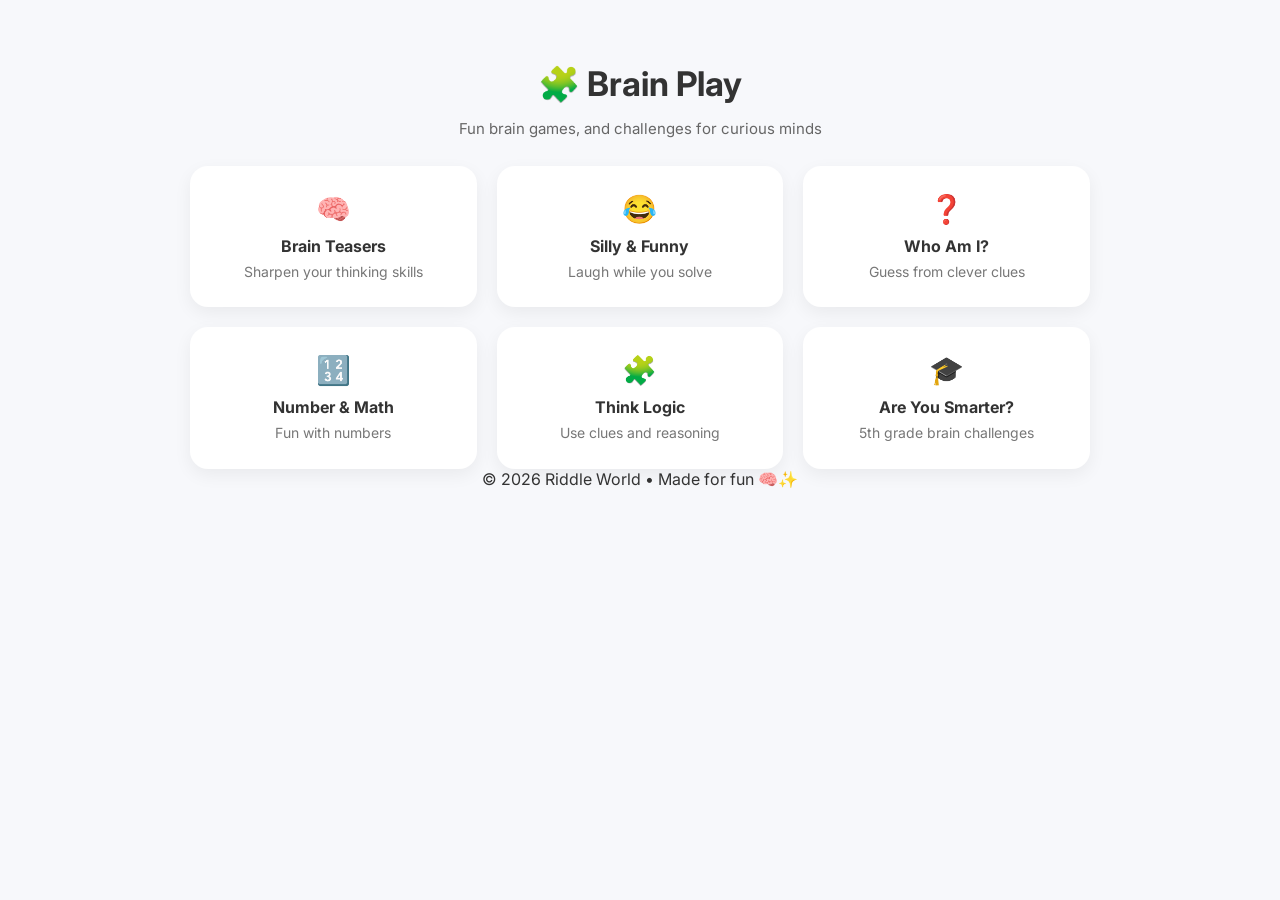
<file: index.html>
<!DOCTYPE html>
<html lang="en">
<head>
  <meta charset="UTF-8" />
  <meta name="viewport" content="width=device-width, initial-scale=1.0" />
  <title>Brain Play</title>
  
  <link href="https://fonts.googleapis.com/css2?family=Inter:wght@400;600;700;800&display=swap" rel="stylesheet">
  <link rel="stylesheet" href="style.css">
</head>

<body>
  <div class="container">
    <h1>🧩 Brain Play</h1>
    <p class="subtitle">Fun brain games, and challenges for curious minds</p>

    <div class="grid">

      <a href="brain-teasers/index.html" class="card">
        <div class="emoji">🧠</div>
        <div class="title">Brain Teasers</div>
        <div class="desc">Sharpen your thinking skills</div>
      </a>

      <a href="funny-riddles/index.html" class="card">
        <div class="emoji">😂</div>
        <div class="title">Silly & Funny</div>
        <div class="desc">Laugh while you solve</div>
      </a>

  <a href="whoami/index.html" class="card">
  <div class="emoji">❓</div>
  <div class="title">Who Am I?</div>
  <div class="desc">Guess from clever clues</div>
</a>

      <a href="math-riddles/index.html" class="card">
        <div class="emoji">🔢</div>
        <div class="title">Number & Math</div>
        <div class="desc">Fun with numbers</div>
      </a>

     <a href="thinklogic/index.html" class="card">
        <div class="emoji">🧩</div>
        <div class="title">Think Logic</div>
        <div class="desc">Use clues and reasoning</div>
      </a>

    <a href="areyousmarter/index.html" class="card">
  <div class="emoji">🎓</div>
  <div class="title">Are You Smarter?</div>
  <div class="desc">5th grade brain challenges</div>
</a>

    </div>

    <footer>
      © 2026 Riddle World • Made for fun 🧠✨
    </footer>
  </div>
</body>
</html>
</file>
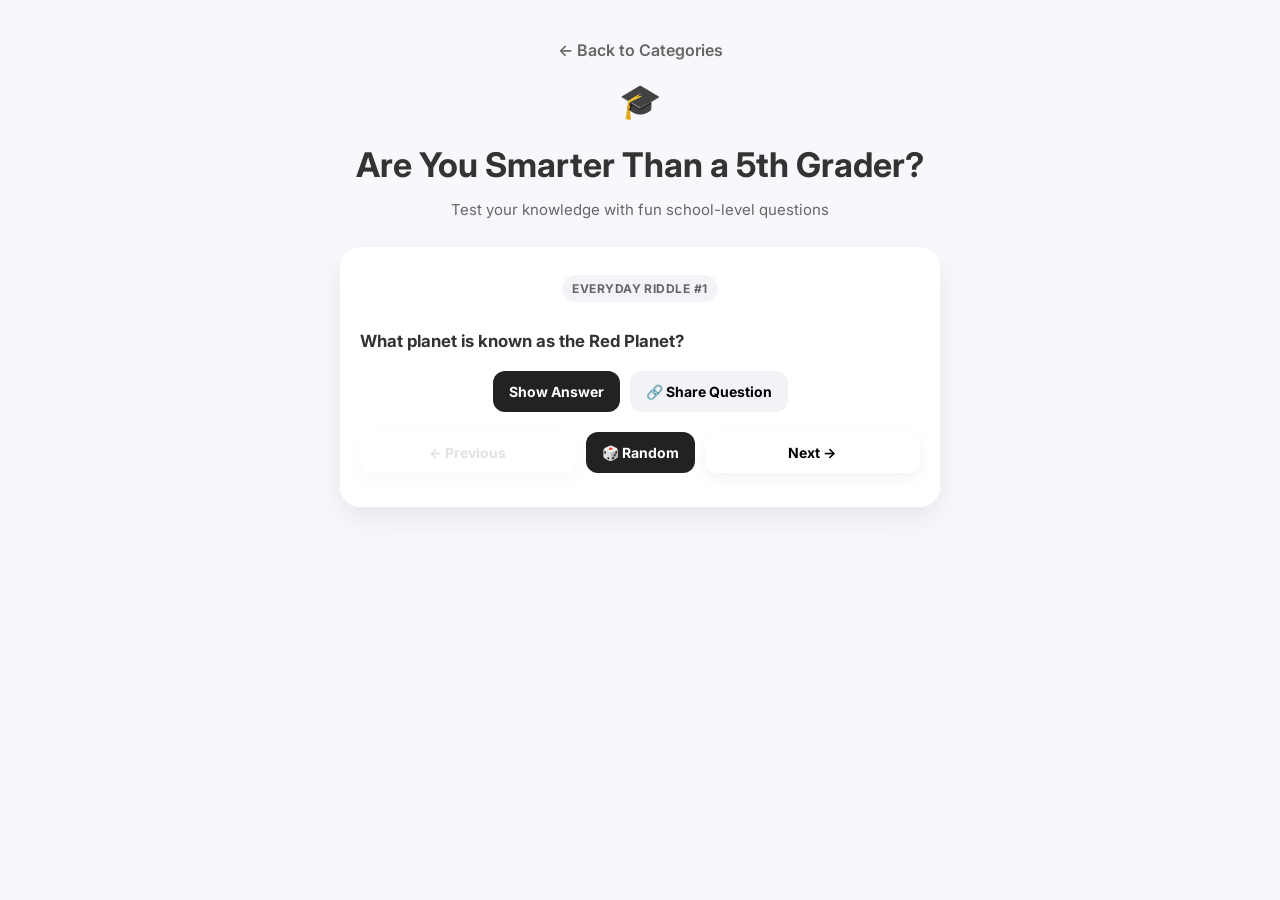
<file: areyousmarter/index.html>
<!DOCTYPE html>
<html lang="en">
<head>
  <meta charset="UTF-8" />
  <meta name="viewport" content="width=device-width, initial-scale=1.0" />
  <title>Are You Smarter Than a 5th Grader? | Riddle World</title>
  <link href="https://fonts.googleapis.com/css2?family=Inter:wght@400;600;700;800&display=swap" rel="stylesheet">
  <link rel="stylesheet" href="../style.css?v=3">
</head>
<body>
  <div class="container page-container">
    <a href="../index.html" class="back-link">← Back to Categories</a>

    <div class="page-header">
      <div class="page-emoji">🎓</div>
      <h1>Are You Smarter Than a 5th Grader?</h1>
      <p class="subtitle">Test your knowledge with fun school-level questions</p>
    </div>

    <div class="riddle-card">
      <div class="riddle-label" id="riddleLabel">5th Grade Question</div>

      <h2 class="riddle-question">Loading...</h2>

      <div class="action-row">
        <button class="answer-btn" onclick="toggleAnswer()">Reveal Answer</button>
        <button class="share-btn" onclick="shareRiddle()">🔗 Share Question</button>
      </div>

      <div class="answer-box" id="answerBox"></div>

      <div class="nav-row modern-nav">
        <button class="nav-btn prev" onclick="prevRiddle()">← <span>Previous</span></button>
        <button class="nav-btn shuffle modern-shuffle" onclick="shuffleRiddle()">🎲 <span>Random</span></button>
        <button class="nav-btn next" onclick="nextRiddle()"><span>Next</span> →</button>
      </div>

      <div class="share-status" id="shareStatus"></div>
    </div>
  </div>

  <script src="script.js"></script>
</body>
</html>
</file>
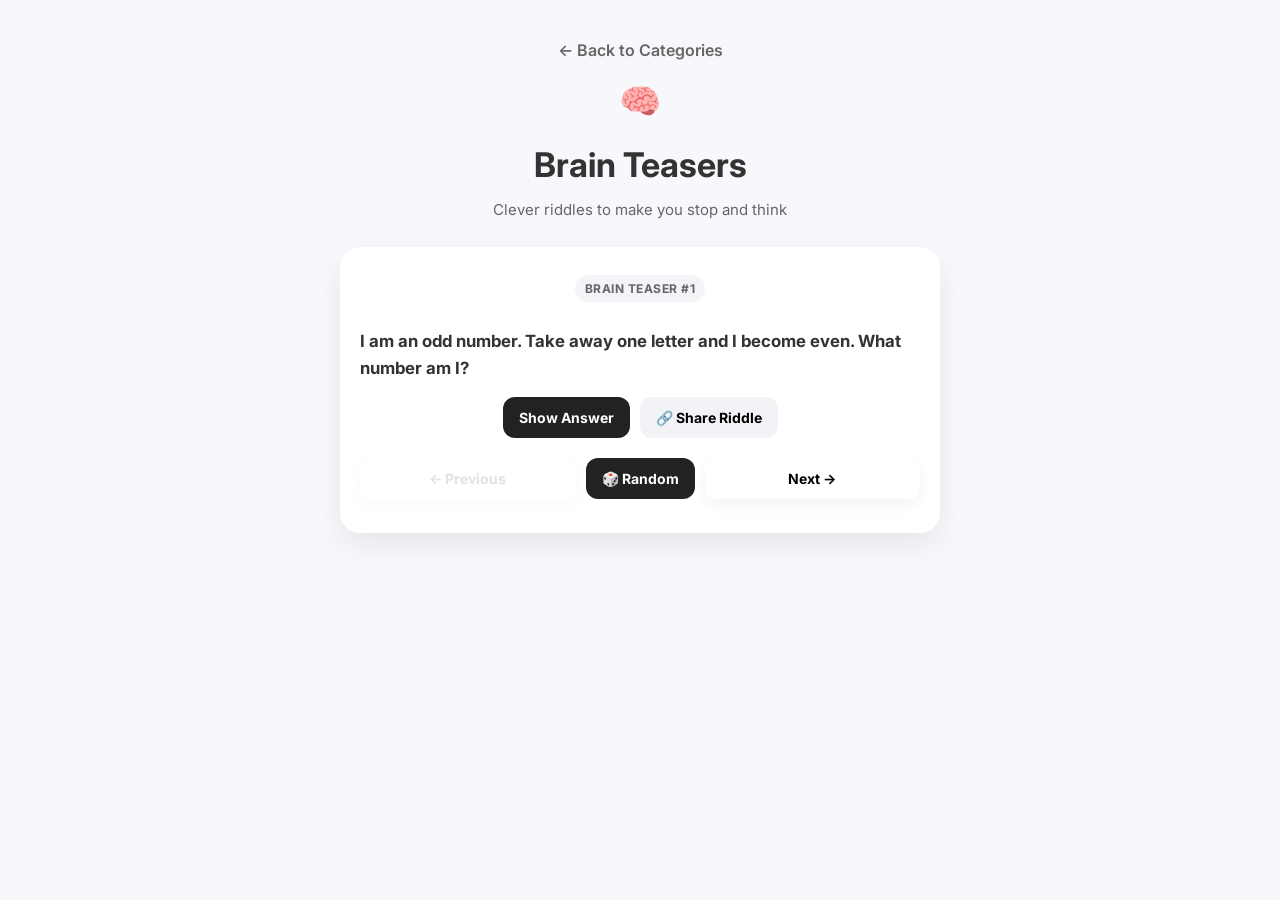
<file: brain-teasers/index.html>
<!DOCTYPE html>
<html lang="en">
<head>
  <meta charset="UTF-8" />
  <meta name="viewport" content="width=device-width, initial-scale=1.0" />
  <title>Brain Teasers | Riddle World</title>
  <link href="https://fonts.googleapis.com/css2?family=Inter:wght@400;600;700;800&display=swap" rel="stylesheet">
  <link rel="stylesheet" href="../style.css?v=3">
</head>
<body>
  <div class="container page-container">
    <a href="../index.html" class="back-link">← Back to Categories</a>

    <div class="page-header">
      <div class="page-emoji">🧠</div>
      <h1>Brain Teasers</h1>
      <p class="subtitle">Clever riddles to make you stop and think</p>
    </div>

    <div class="riddle-card">
      <div class="riddle-label" id="riddleLabel">Brain Teaser</div>

      <h2 class="riddle-question">Loading...</h2>

      <div class="action-row">
        <button class="answer-btn" onclick="toggleAnswer()">Show Answer</button>
        <button class="share-btn" onclick="shareRiddle()">🔗 Share Riddle</button>
      </div>

      <div class="answer-box" id="answerBox"></div>

      <div class="nav-row modern-nav">
        <button class="nav-btn prev" onclick="prevRiddle()">← <span>Previous</span></button>
        <button class="nav-btn shuffle modern-shuffle" onclick="shuffleRiddle()">🎲 <span>Random</span></button>
        <button class="nav-btn next" onclick="nextRiddle()"><span>Next</span> →</button>
      </div>

      <div class="share-status" id="shareStatus"></div>
    </div>
  </div>

  <script src="script.js"></script>
</body>
</html>
</file>
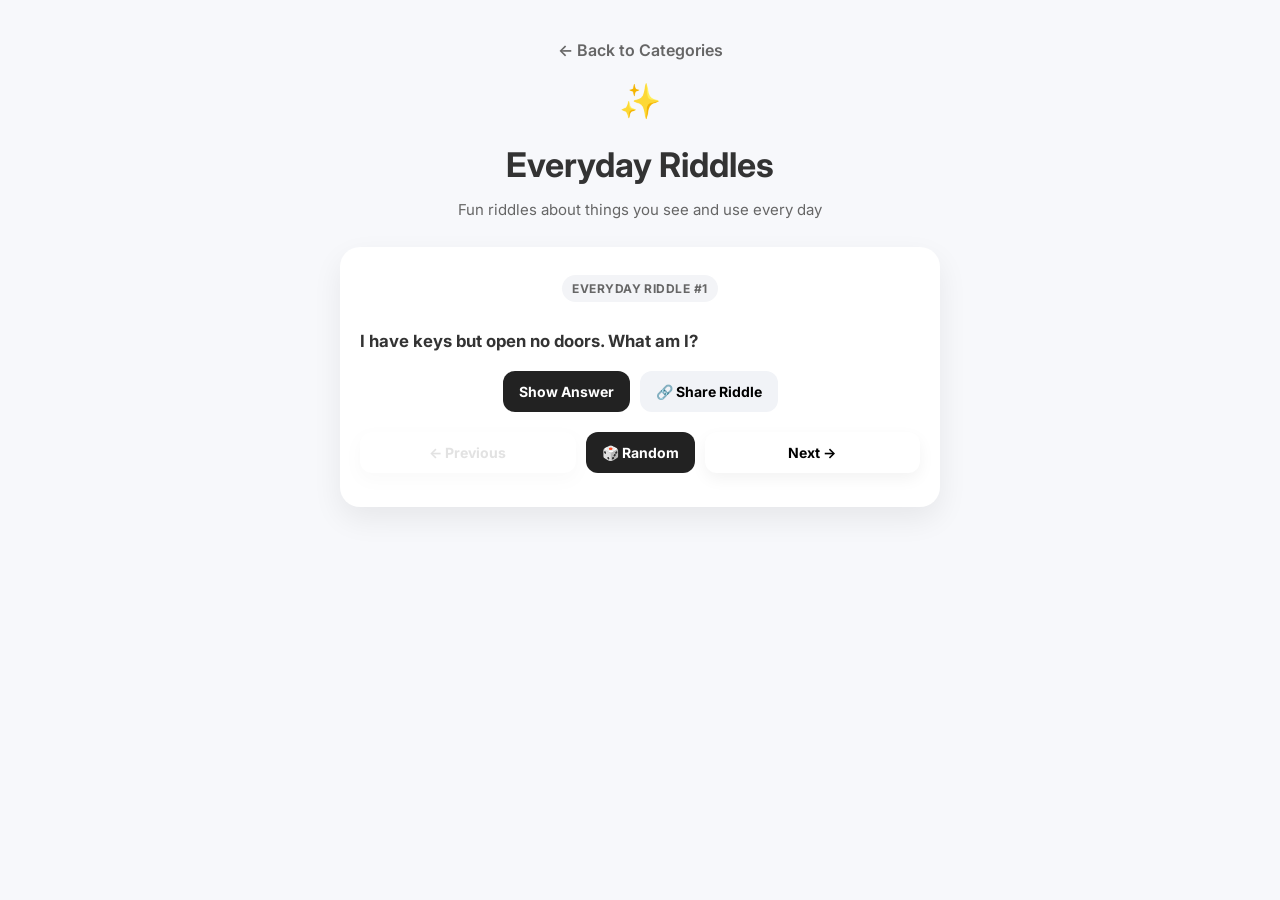
<file: everyday-riddles/index.html>
<!DOCTYPE html>
<html lang="en">
<head>
  <meta charset="UTF-8" />
  <meta name="viewport" content="width=device-width, initial-scale=1.0" />
  <title>Everyday Riddles | Riddle World</title>
  <link href="https://fonts.googleapis.com/css2?family=Inter:wght@400;600;700;800&display=swap" rel="stylesheet">
  <link rel="stylesheet" href="../style.css?v=3">
</head>
<body>
  <div class="container page-container">
    <a href="../index.html" class="back-link">← Back to Categories</a>

    <div class="page-header">
      <div class="page-emoji">✨</div>
      <h1>Everyday Riddles</h1>
      <p class="subtitle">Fun riddles about things you see and use every day</p>
    </div>

    <div class="riddle-card">
      <div class="riddle-label" id="riddleLabel">Everyday Riddle</div>

      <h2 class="riddle-question">Loading...</h2>

      <div class="action-row">
        <button class="answer-btn" onclick="toggleAnswer()">Show Answer</button>
        <button class="share-btn" onclick="shareRiddle()">🔗 Share Riddle</button>
      </div>

      <div class="answer-box" id="answerBox"></div>

      <div class="nav-row modern-nav">
        <button class="nav-btn prev" onclick="prevRiddle()">← <span>Previous</span></button>
        <button class="nav-btn shuffle modern-shuffle" onclick="shuffleRiddle()">🎲 <span>Random</span></button>
        <button class="nav-btn next" onclick="nextRiddle()"><span>Next</span> →</button>
      </div>

      <div class="share-status" id="shareStatus"></div>
    </div>
  </div>

  <script src="script.js"></script>
</body>
</html>
</file>
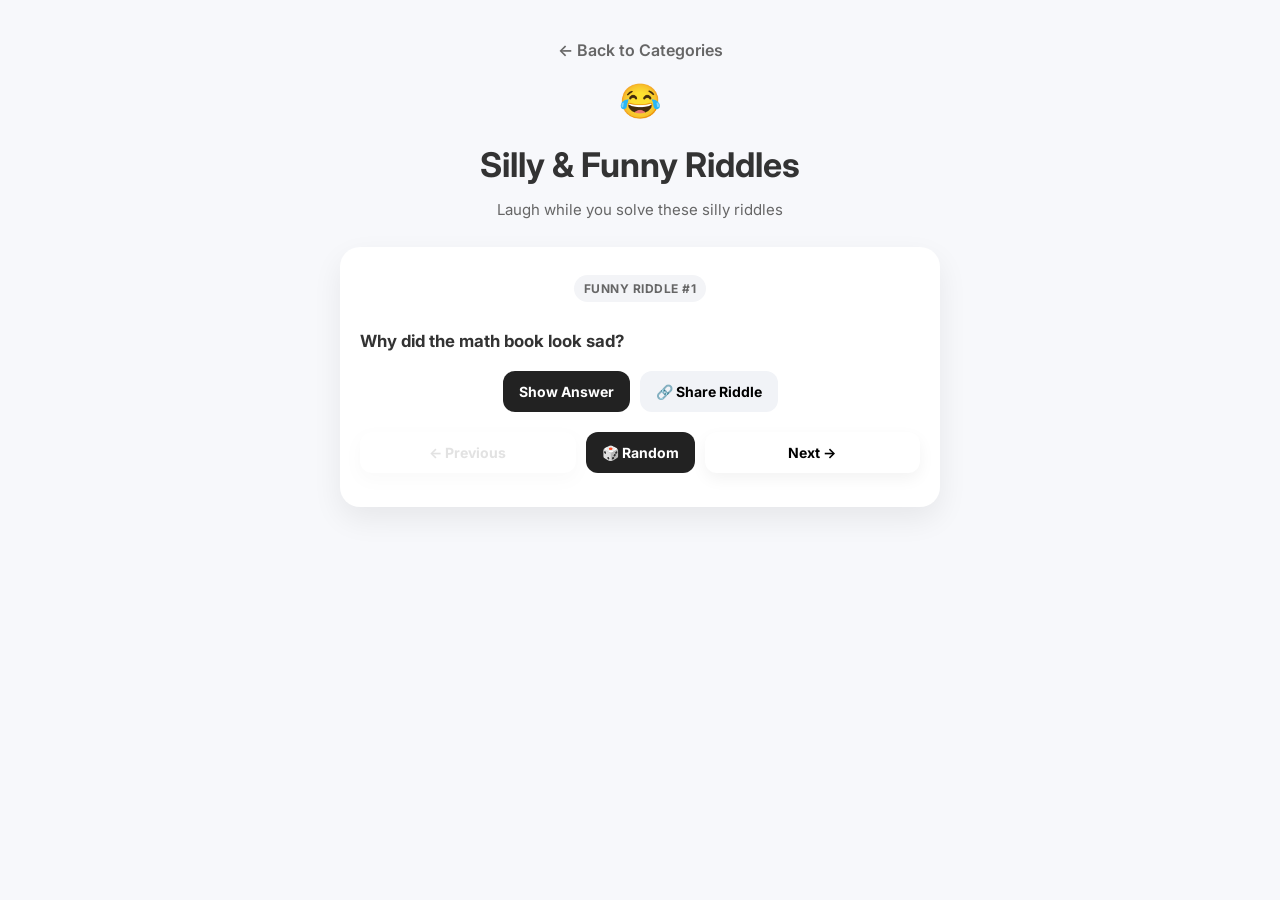
<file: funny-riddles/index.html>
<!DOCTYPE html>
<html lang="en">
<head>
  <meta charset="UTF-8" />
  <meta name="viewport" content="width=device-width, initial-scale=1.0" />
  <title>Silly & Funny Riddles | Riddle World</title>
  <link href="https://fonts.googleapis.com/css2?family=Inter:wght@400;600;700;800&display=swap" rel="stylesheet">
  <link rel="stylesheet" href="../style.css?v=3">
</head>
<body>
  <div class="container page-container">
    <a href="../index.html" class="back-link">← Back to Categories</a>

    <div class="page-header">
      <div class="page-emoji">😂</div>
<h1>Silly & Funny Riddles</h1>
<p class="subtitle">Laugh while you solve these silly riddles</p>
    </div>

    <div class="riddle-card">
      <div class="riddle-label" id="riddleLabel">Funny Riddle</div>

      <h2 class="riddle-question">Loading...</h2>

      <div class="action-row">
        <button class="answer-btn" onclick="toggleAnswer()">Show Answer</button>
        <button class="share-btn" onclick="shareRiddle()">🔗 Share Riddle</button>
      </div>

      <div class="answer-box" id="answerBox"></div>

      <div class="nav-row modern-nav">
        <button class="nav-btn prev" onclick="prevRiddle()">← <span>Previous</span></button>
        <button class="nav-btn shuffle modern-shuffle" onclick="shuffleRiddle()">🎲 <span>Random</span></button>
        <button class="nav-btn next" onclick="nextRiddle()"><span>Next</span> →</button>
      </div>

      <div class="share-status" id="shareStatus"></div>
    </div>
  </div>

  <script src="script.js"></script>
</body>
</html>
</file>
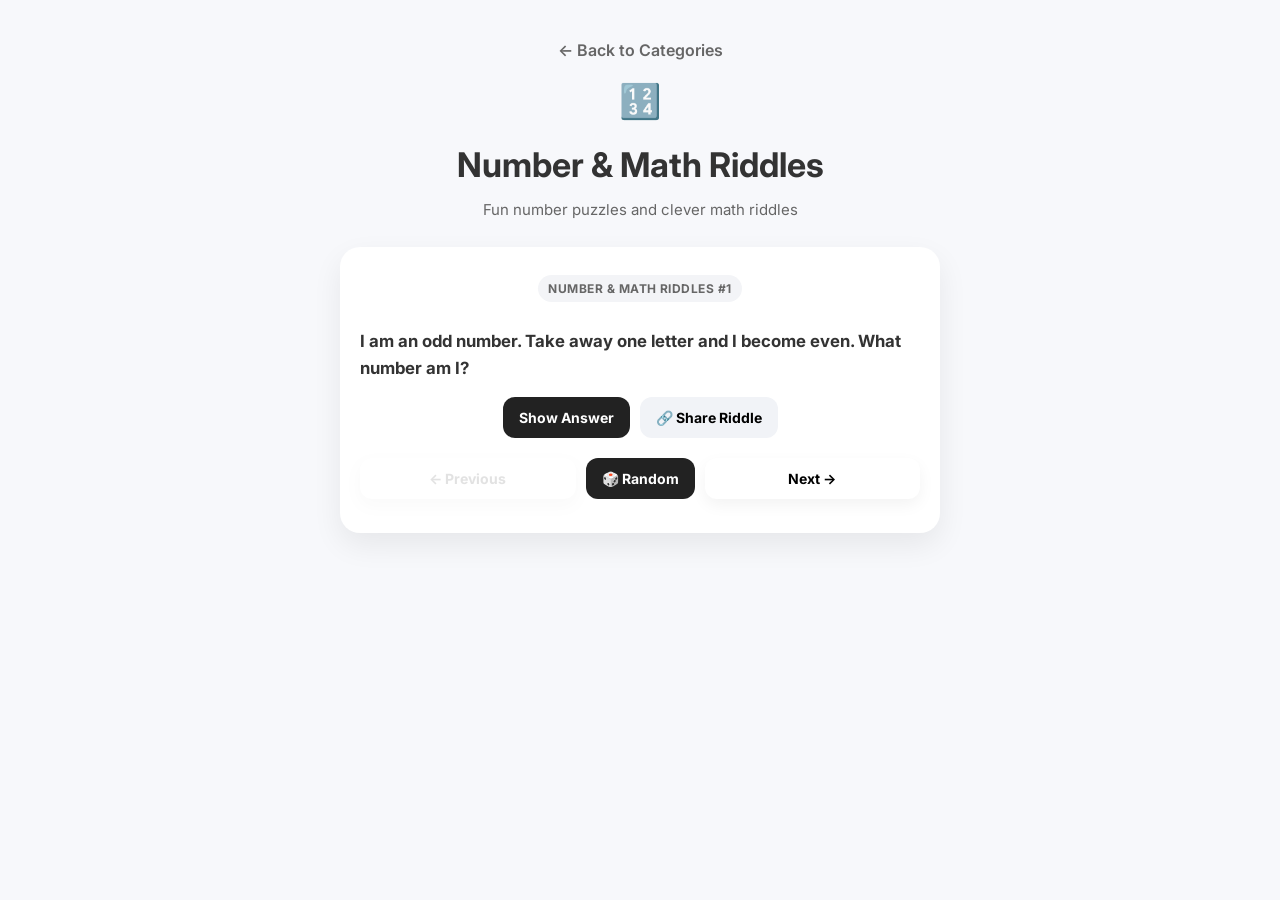
<file: math-riddles/index.html>
<!DOCTYPE html>
<html lang="en">
<head>
  <meta charset="UTF-8" />
  <meta name="viewport" content="width=device-width, initial-scale=1.0" />
  <title>Number & Math Riddles | Riddle World</title>
  <link href="https://fonts.googleapis.com/css2?family=Inter:wght@400;600;700;800&display=swap" rel="stylesheet">
  <link rel="stylesheet" href="../style.css?v=3">
</head>
<body>
  <div class="container page-container">
    <a href="../index.html" class="back-link">← Back to Categories</a>

    <div class="page-header">
      <div class="page-emoji">🔢</div>
      <h1>Number & Math Riddles</h1>
      <p class="subtitle">Fun number puzzles and clever math riddles</p>
    </div>

    <div class="riddle-card">
      <div class="riddle-label" id="riddleLabel">Math Riddle</div>

      <h2 class="riddle-question">Loading...</h2>

      <div class="action-row">
        <button class="answer-btn" onclick="toggleAnswer()">Show Answer</button>
        <button class="share-btn" onclick="shareRiddle()">🔗 Share Riddle</button>
      </div>

      <div class="answer-box" id="answerBox"></div>

      <div class="nav-row modern-nav">
        <button class="nav-btn prev" onclick="prevRiddle()">← <span>Previous</span></button>
        <button class="nav-btn shuffle modern-shuffle" onclick="shuffleRiddle()">🎲 <span>Random</span></button>
        <button class="nav-btn next" onclick="nextRiddle()"><span>Next</span> →</button>
      </div>

      <div class="share-status" id="shareStatus"></div>
    </div>
  </div>

  <script src="script.js"></script>
</body>
</html>
</file>
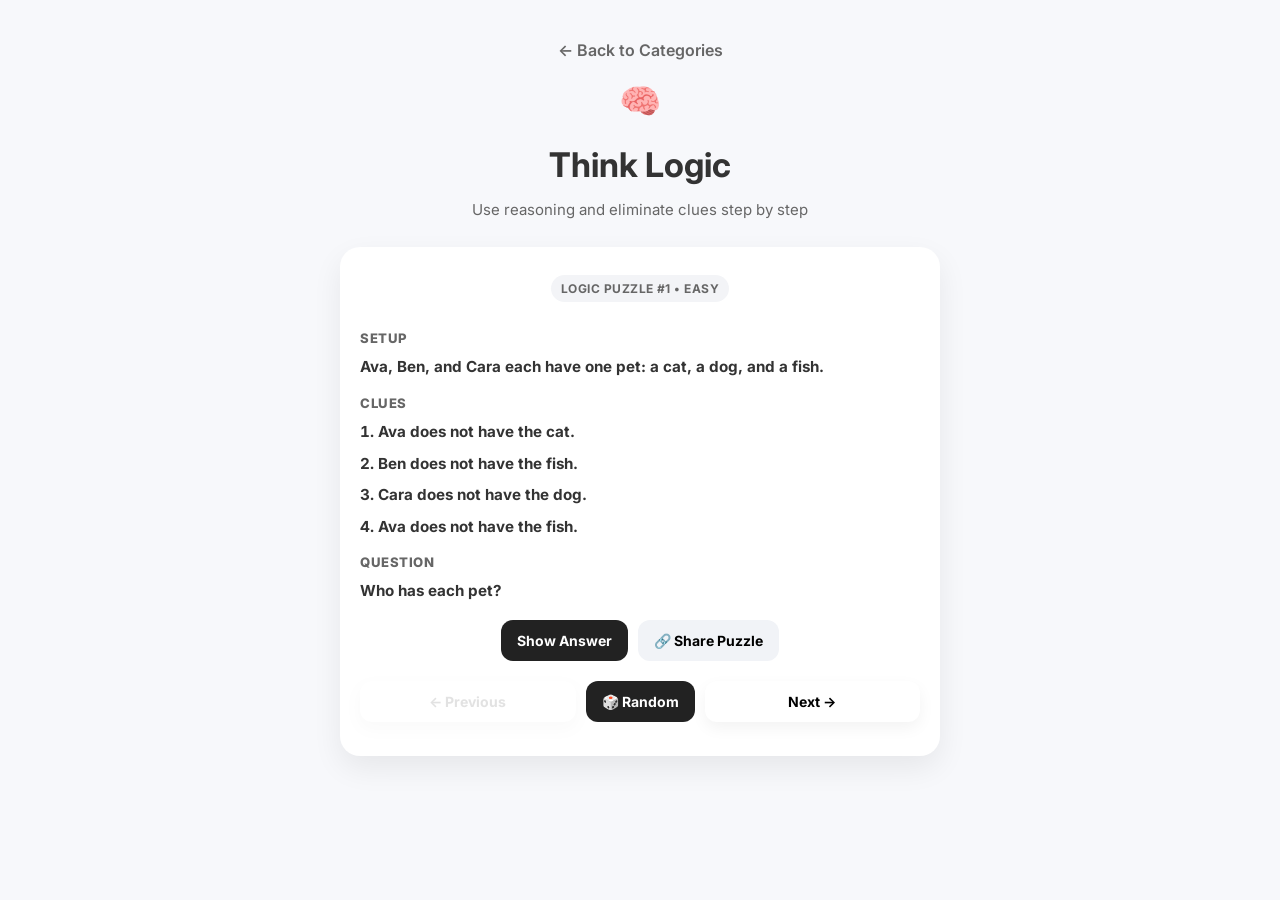
<file: thinklogic/index.html>
<!DOCTYPE html>
<html lang="en">
<head>
  <meta charset="UTF-8" />
  <meta name="viewport" content="width=device-width, initial-scale=1.0" />
  <title>Logic Puzzles | Riddle World</title>
  <link href="https://fonts.googleapis.com/css2?family=Inter:wght@400;600;700;800&display=swap" rel="stylesheet">
  <link rel="stylesheet" href="../style.css?v=3">
</head>
<body>
  <div class="container page-container">
    <a href="../index.html" class="back-link">← Back to Categories</a>

    <div class="page-header">
      <div class="page-emoji">🧠</div>
      <h1>Think Logic</h1>
      <p class="subtitle">Use reasoning and eliminate clues step by step</p>
    </div>

    <div class="riddle-card">
      <div class="riddle-label" id="riddleLabel">Logic Puzzle</div>

      <h2 class="riddle-question">Loading...</h2>

      <div class="action-row">
        <button class="answer-btn" onclick="toggleAnswer()">Show Answer</button>
        <button class="share-btn" onclick="shareRiddle()">🔗 Share Puzzle</button>
      </div>

      <div class="answer-box" id="answerBox"></div>

      <div class="nav-row modern-nav">
        <button class="nav-btn prev" onclick="prevRiddle()">← <span>Previous</span></button>
        <button class="nav-btn shuffle modern-shuffle" onclick="shuffleRiddle()">🎲 <span>Random</span></button>
        <button class="nav-btn next" onclick="nextRiddle()"><span>Next</span> →</button>
      </div>

      <div class="share-status" id="shareStatus"></div>
    </div>
  </div>

  <script src="script.js"></script>
</body>
</html>
</file>
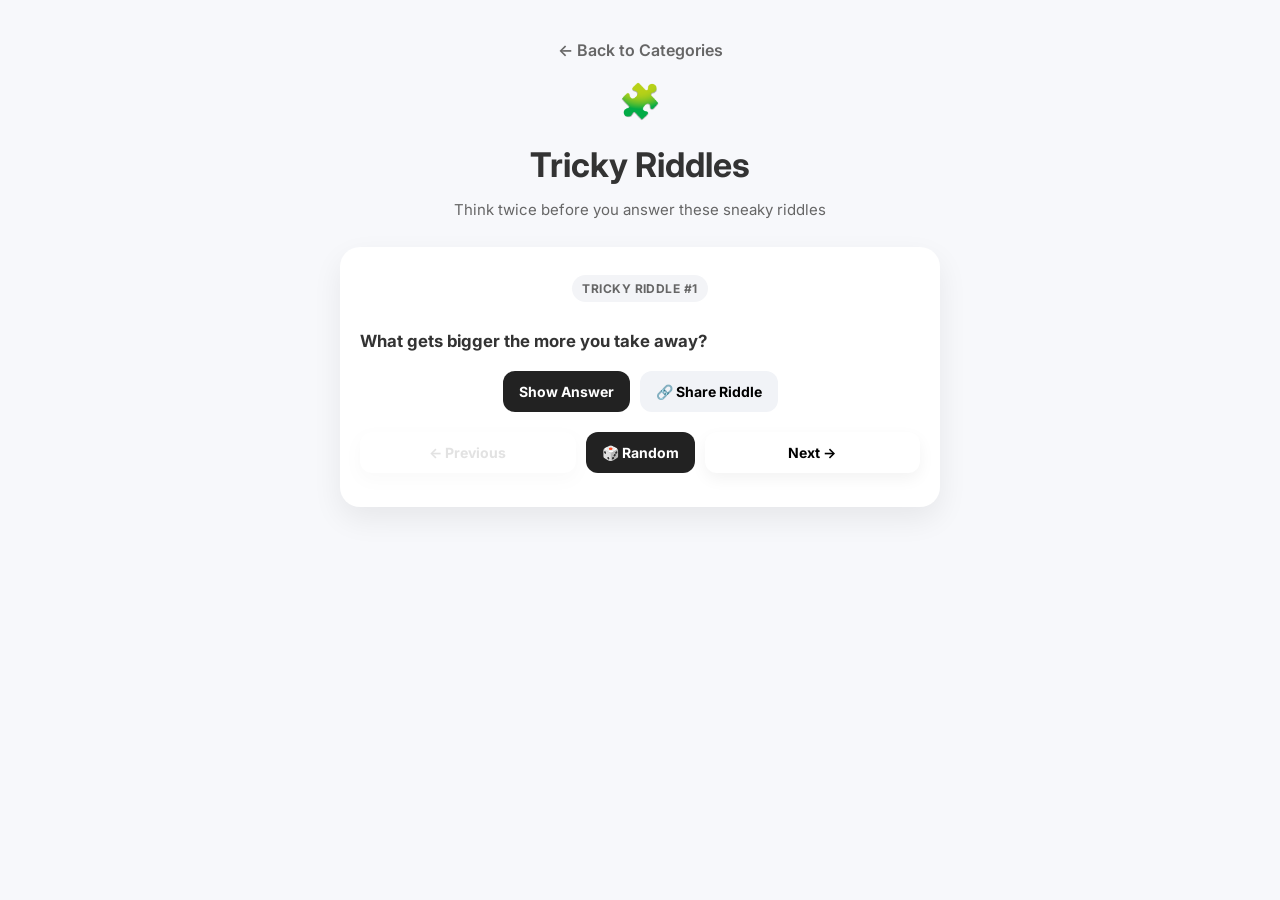
<file: tricky-riddles/index.html>
<!DOCTYPE html>
<html lang="en">
<head>
  <meta charset="UTF-8" />
  <meta name="viewport" content="width=device-width, initial-scale=1.0" />
  <title>Tricky Riddles | Riddle World</title>
  <link href="https://fonts.googleapis.com/css2?family=Inter:wght@400;600;700;800&display=swap" rel="stylesheet">
  <link rel="stylesheet" href="../style.css?v=3">
</head>
<body>
  <div class="container page-container">
    <a href="../index.html" class="back-link">← Back to Categories</a>

    <div class="page-header">
      <div class="page-emoji">🧩</div>
      <h1>Tricky Riddles</h1>
      <p class="subtitle">Think twice before you answer these sneaky riddles</p>
    </div>

    <div class="riddle-card">
      <div class="riddle-label" id="riddleLabel">Tricky Riddle</div>

      <h2 class="riddle-question">Loading...</h2>

      <div class="action-row">
        <button class="answer-btn" onclick="toggleAnswer()">Show Answer</button>
        <button class="share-btn" onclick="shareRiddle()">🔗 Share Riddle</button>
      </div>

      <div class="answer-box" id="answerBox"></div>

      <div class="nav-row modern-nav">
        <button class="nav-btn prev" onclick="prevRiddle()">← <span>Previous</span></button>
        <button class="nav-btn shuffle modern-shuffle" onclick="shuffleRiddle()">🎲 <span>Random</span></button>
        <button class="nav-btn next" onclick="nextRiddle()"><span>Next</span> →</button>
      </div>

      <div class="share-status" id="shareStatus"></div>
    </div>
  </div>

  <script src="script.js"></script>
</body>
</html>
</file>
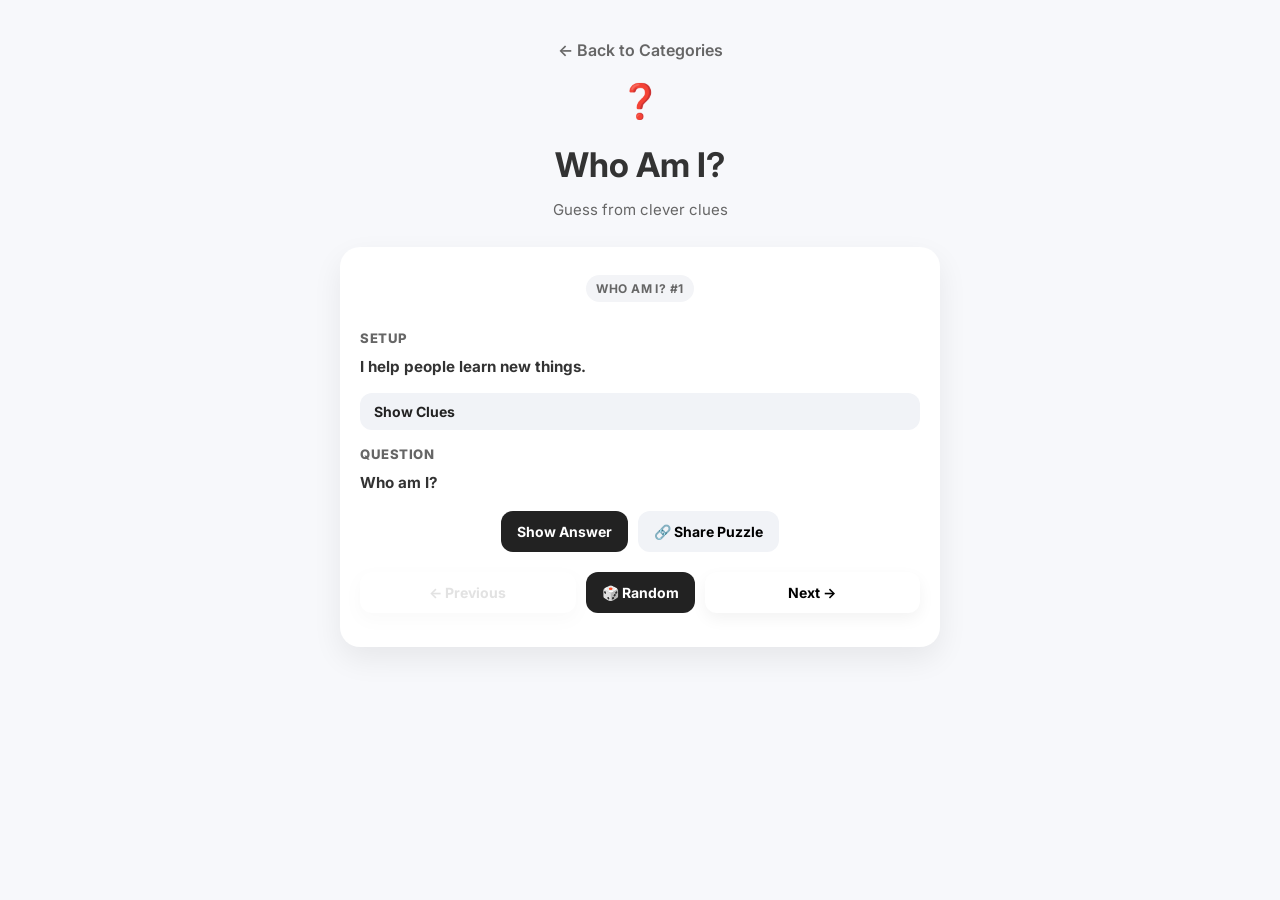
<file: whoami/index.html>
<!DOCTYPE html>
<html lang="en">
<head>
  <meta charset="UTF-8" />
  <meta name="viewport" content="width=device-width, initial-scale=1.0" />
  <title>Who Am I? | Riddle World</title>
  <link href="https://fonts.googleapis.com/css2?family=Inter:wght@400;600;700;800&display=swap" rel="stylesheet">
  <link rel="stylesheet" href="../style.css?v=3">
</head>
<body>
  <div class="container page-container">
    <a href="../index.html" class="back-link">← Back to Categories</a>

    <div class="page-header">
      <div class="page-emoji">❓</div>
      <h1>Who Am I?</h1>
      <p class="subtitle">Guess from clever clues</p>
    </div>

    <div class="riddle-card">
      <div class="riddle-label" id="riddleLabel">Who Am I?</div>

      <h2 class="riddle-question">Loading...</h2>

      <div class="action-row">
        <button class="answer-btn" onclick="toggleAnswer()">Show Answer</button>
        <button class="share-btn" onclick="shareRiddle()">🔗 Share Puzzle</button>
      </div>

      <div class="answer-box" id="answerBox"></div>

      <div class="nav-row modern-nav">
        <button class="nav-btn prev" onclick="prevRiddle()">← <span>Previous</span></button>
        <button class="nav-btn shuffle modern-shuffle" onclick="shuffleRiddle()">🎲 <span>Random</span></button>
        <button class="nav-btn next" onclick="nextRiddle()"><span>Next</span> →</button>
      </div>

      <div class="share-status" id="shareStatus"></div>
    </div>
  </div>

  <script src="script.js"></script>
</body>
</html>
</file>
<file: style.css>
body {
  margin: 0;
  font-family: 'Inter', sans-serif;
  background: #f7f8fb;
  color: #333;
}

/* =========================
   Layout
========================= */
.container {
  max-width: 980px;
  margin: auto;
  padding: 40px 16px;
  text-align: center;
}

.page-container {
  max-width: 640px; /* tighter = better reading */
}

/* =========================
   Header
========================= */
h1 {
  font-size: 34px;
  margin-bottom: 8px;
}

.subtitle {
  color: #666;
  margin-bottom: 28px;
  font-size: 15px;
}

/* =========================
   Card Grid (Home)
========================= */
.grid {
  display: grid;
  grid-template-columns: repeat(3, 1fr);
  gap: 20px;
  max-width: 900px;
  margin: 0 auto;
}

.card {
  background: white;
  padding: 26px 20px;
  border-radius: 18px;
  text-decoration: none;
  color: inherit;
  box-shadow: 0 6px 18px rgba(0, 0, 0, 0.06);
  transition: all 0.2s ease;
}

.card:hover {
  transform: translateY(-4px);
}

.emoji {
  font-size: 28px;
  margin-bottom: 10px;
}

.title {
  font-weight: 700;
  font-size: 16px;
  margin-bottom: 6px;
}

.desc {
  font-size: 14px;
  color: #777;
  line-height: 1.4;
}

/* =========================
   Puzzle Page
========================= */
.back-link {
  display: inline-block;
  margin-bottom: 20px;
  text-decoration: none;
  color: #666;
  font-weight: 600;
}

.page-header {
  text-align: center;
  margin-bottom: 24px;
}

.page-emoji {
  font-size: 34px;
  margin-bottom: 6px;
}

/* =========================
   Puzzle Card
========================= */
.riddle-card {
  background: white;
  border-radius: 20px;
  padding: 28px 20px 22px;
  box-shadow: 0 12px 30px rgba(0, 0, 0, 0.07);
  max-width: 560px;
  margin: 0 auto;
}

.riddle-label {
  display: inline-block;
  font-size: 12px;
  font-weight: 700;
  color: #666;
  letter-spacing: 0.04em;
  text-transform: uppercase;
  margin-bottom: 12px;
  background: #f3f4f7;
  padding: 6px 10px;
  border-radius: 999px;
}

/* 🔥 FIXED FONT SIZE */
.riddle-question {
  font-size: clamp(0.95rem, 2vw, 1.08rem);
  line-height: 1.55;
  text-align: left;
}

/* =========================
   Logic Puzzle Formatting
========================= */
.logic-puzzle-ui {
  font-size: 0.92rem;
}

.logic-section {
  margin-bottom: 12px;
}

.logic-heading {
  font-weight: 700;
  margin-bottom: 4px;
}

.logic-clue-list {
  padding-left: 18px;
  margin: 0;
}

.logic-clue-list li {
  margin-bottom: 6px;
}

/* =========================
   Buttons
========================= */
.action-row {
  display: flex;
  justify-content: center;
  gap: 10px;
  margin-top: 16px;
  flex-wrap: wrap;
}

.answer-btn,
.share-btn,
.nav-btn {
  border: none;
  border-radius: 12px;
  padding: 12px 16px;
  font-family: inherit;
  font-size: 14px;
  font-weight: 700;
  cursor: pointer;
  transition: all 0.2s ease;
}

.answer-btn {
  background: #222;
  color: white;
}

.share-btn {
  background: #f1f3f7;
}

.answer-btn:hover,
.share-btn:hover,
.nav-btn:hover:not(:disabled) {
  transform: translateY(-1px);
}

/* =========================
   Answer Box
========================= */
.answer-box {
  display: none;
  margin-top: 16px;
  padding: 14px;
  background: #f4f6fa;
  border-radius: 12px;
  font-size: 15px;
  font-weight: 600;
}

/* =========================
   Navigation
========================= */
.nav-row.modern-nav {
  display: grid;
  grid-template-columns: 1fr auto 1fr;
  gap: 10px;
  margin-top: 20px;
  align-items: center;
}

.nav-btn.prev,
.nav-btn.next {
  background: white;
  box-shadow: 0 6px 16px rgba(0, 0, 0, 0.05);
}

.modern-shuffle {
  background: #222;
  color: white;
}

.nav-btn:disabled {
  opacity: 0.4;
  cursor: not-allowed;
}

.share-status {
  margin-top: 12px;
  font-size: 13px;
  color: #777;
}

/* =========================
   Mobile Fix (IMPORTANT)
========================= */
@media (max-width: 600px) {
  .riddle-question {
    font-size: 0.95rem; /* smaller, not 20px anymore */
  }

  .logic-puzzle-ui {
    font-size: 0.9rem;
  }

  .nav-row.modern-nav {
    grid-template-columns: 1fr;
  }

  .nav-btn {
    width: 100%;
  }

  .action-row {
    flex-direction: column;
  }

  .answer-btn,
  .share-btn {
    width: 100%;
  }
}



/* =========================
   Who Am I / Clue Reveal
========================= */

.riddle-question {
  font-size: clamp(0.95rem, 2vw, 1.05rem);
  line-height: 1.6;
  text-align: left;
  white-space: normal;
}

.logic-puzzle-ui {
  font-size: 0.95rem;
  text-align: left;
}

.logic-section {
  margin-bottom: 14px;
}

.logic-heading {
  font-size: 0.82rem;
  font-weight: 800;
  text-transform: uppercase;
  letter-spacing: 0.04em;
  color: #666;
  margin-bottom: 6px;
}

.logic-text {
  line-height: 1.6;
  color: #333;
}

.clue-toggle-btn,
.reveal-clue-btn {
  border: none;
  border-radius: 12px;
  padding: 10px 14px;
  font-family: inherit;
  font-size: 14px;
  font-weight: 700;
  cursor: pointer;
  transition: all 0.2s ease;
}

.clue-toggle-btn {
  background: #f1f3f7;
  color: #222;
  width: 100%;
  text-align: left;
}

.reveal-clue-btn {
  background: #222;
  color: white;
  margin-top: 10px;
  width: 100%;
}

.clue-toggle-btn:hover,
.reveal-clue-btn:hover {
  transform: translateY(-1px);
}

.clues-panel {
  margin-top: 10px;
  padding: 12px 14px;
  background: #f7f8fb;
  border-radius: 12px;
  border: 1px solid #eceff4;
}

.logic-clue-list {
  margin: 0;
  padding-left: 18px;
}

.logic-clue-list li {
  margin-bottom: 8px;
  line-height: 1.55;
}

.all-clues-shown {
  margin-top: 10px;
  font-size: 13px;
  color: #777;
  font-weight: 600;
}

/* mobile */
@media (max-width: 600px) {
  .riddle-question {
    font-size: 0.95rem;
  }

  .logic-puzzle-ui {
    font-size: 0.92rem;
  }
}
</file>
